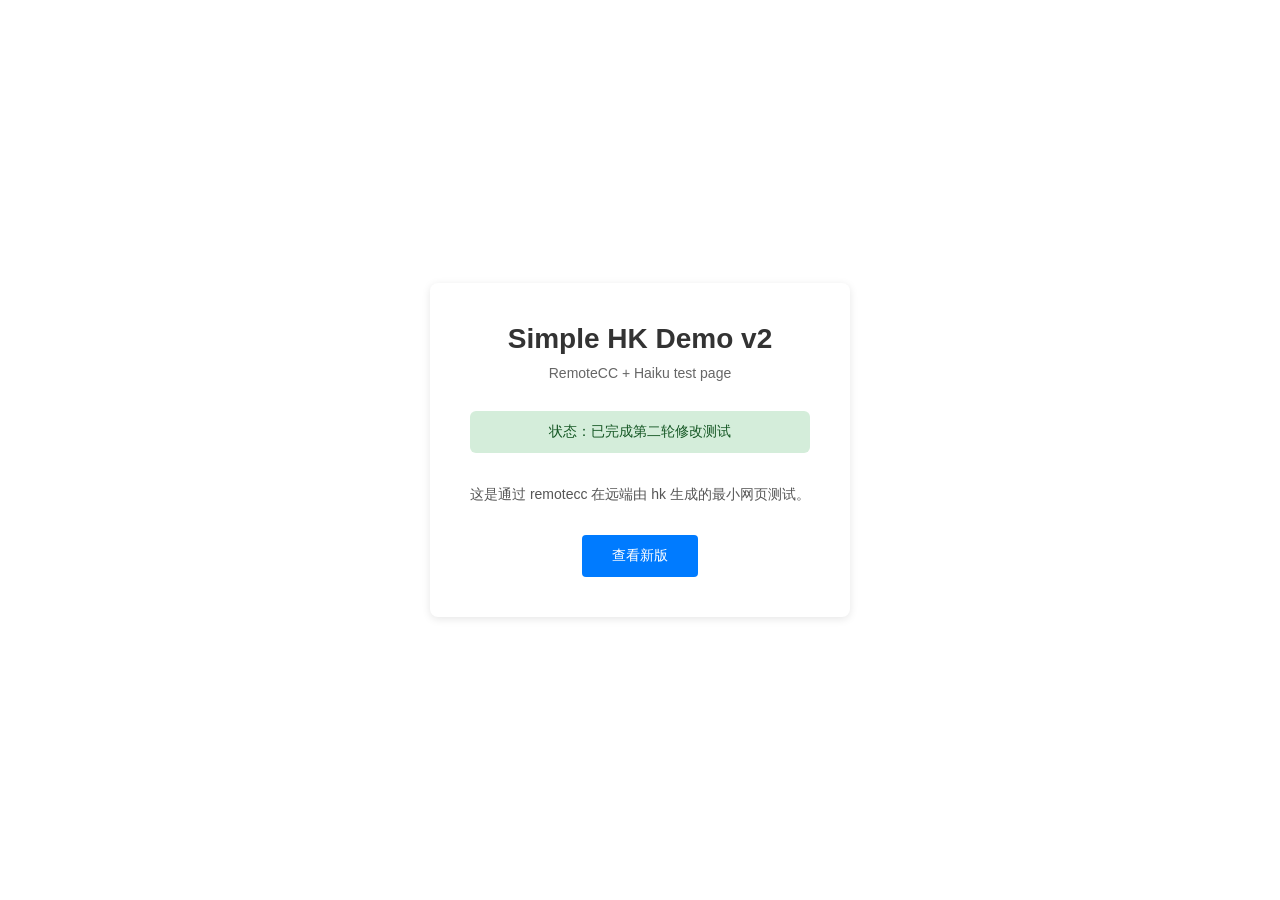
<file: demo/hk-simple-page/index.html>
<!DOCTYPE html>
<html lang="zh-CN">
<head>
    <meta charset="UTF-8">
    <meta name="viewport" content="width=device-width, initial-scale=1.0">
    <title>Simple HK Demo v2</title>
    <style>
        * {
            margin: 0;
            padding: 0;
            box-sizing: border-box;
        }

        body {
            background-color: #ffffff;
            font-family: -apple-system, BlinkMacSystemFont, 'Segoe UI', Roboto, 'Helvetica Neue', Arial, sans-serif;
            display: flex;
            justify-content: center;
            align-items: center;
            min-height: 100vh;
            padding: 20px;
            color: #333333;
        }

        .card {
            background: #ffffff;
            border-radius: 8px;
            box-shadow: 0 2px 8px rgba(0, 0, 0, 0.1);
            padding: 40px;
            max-width: 500px;
            text-align: center;
        }

        h1 {
            font-size: 28px;
            margin-bottom: 10px;
            color: #333333;
        }

        .subtitle {
            font-size: 14px;
            color: #666666;
            margin-bottom: 30px;
        }

        .status {
            background-color: #d4edda;
            color: #155724;
            padding: 12px 16px;
            border-radius: 6px;
            font-size: 14px;
            margin-bottom: 30px;
        }

        .description {
            font-size: 14px;
            line-height: 1.6;
            color: #555555;
            margin-bottom: 30px;
        }

        button {
            background-color: #007bff;
            color: white;
            border: none;
            padding: 12px 30px;
            font-size: 14px;
            border-radius: 4px;
            cursor: pointer;
            transition: background-color 0.3s;
        }

        button:hover {
            background-color: #0056b3;
        }
    </style>
</head>
<body>
    <div class="card">
        <h1>Simple HK Demo v2</h1>
        <p class="subtitle">RemoteCC + Haiku test page</p>
        <p class="status">状态：已完成第二轮修改测试</p>
        <p class="description">这是通过 remotecc 在远端由 hk 生成的最小网页测试。</p>
        <button>查看新版</button>
    </div>
</body>
</html>
</file>
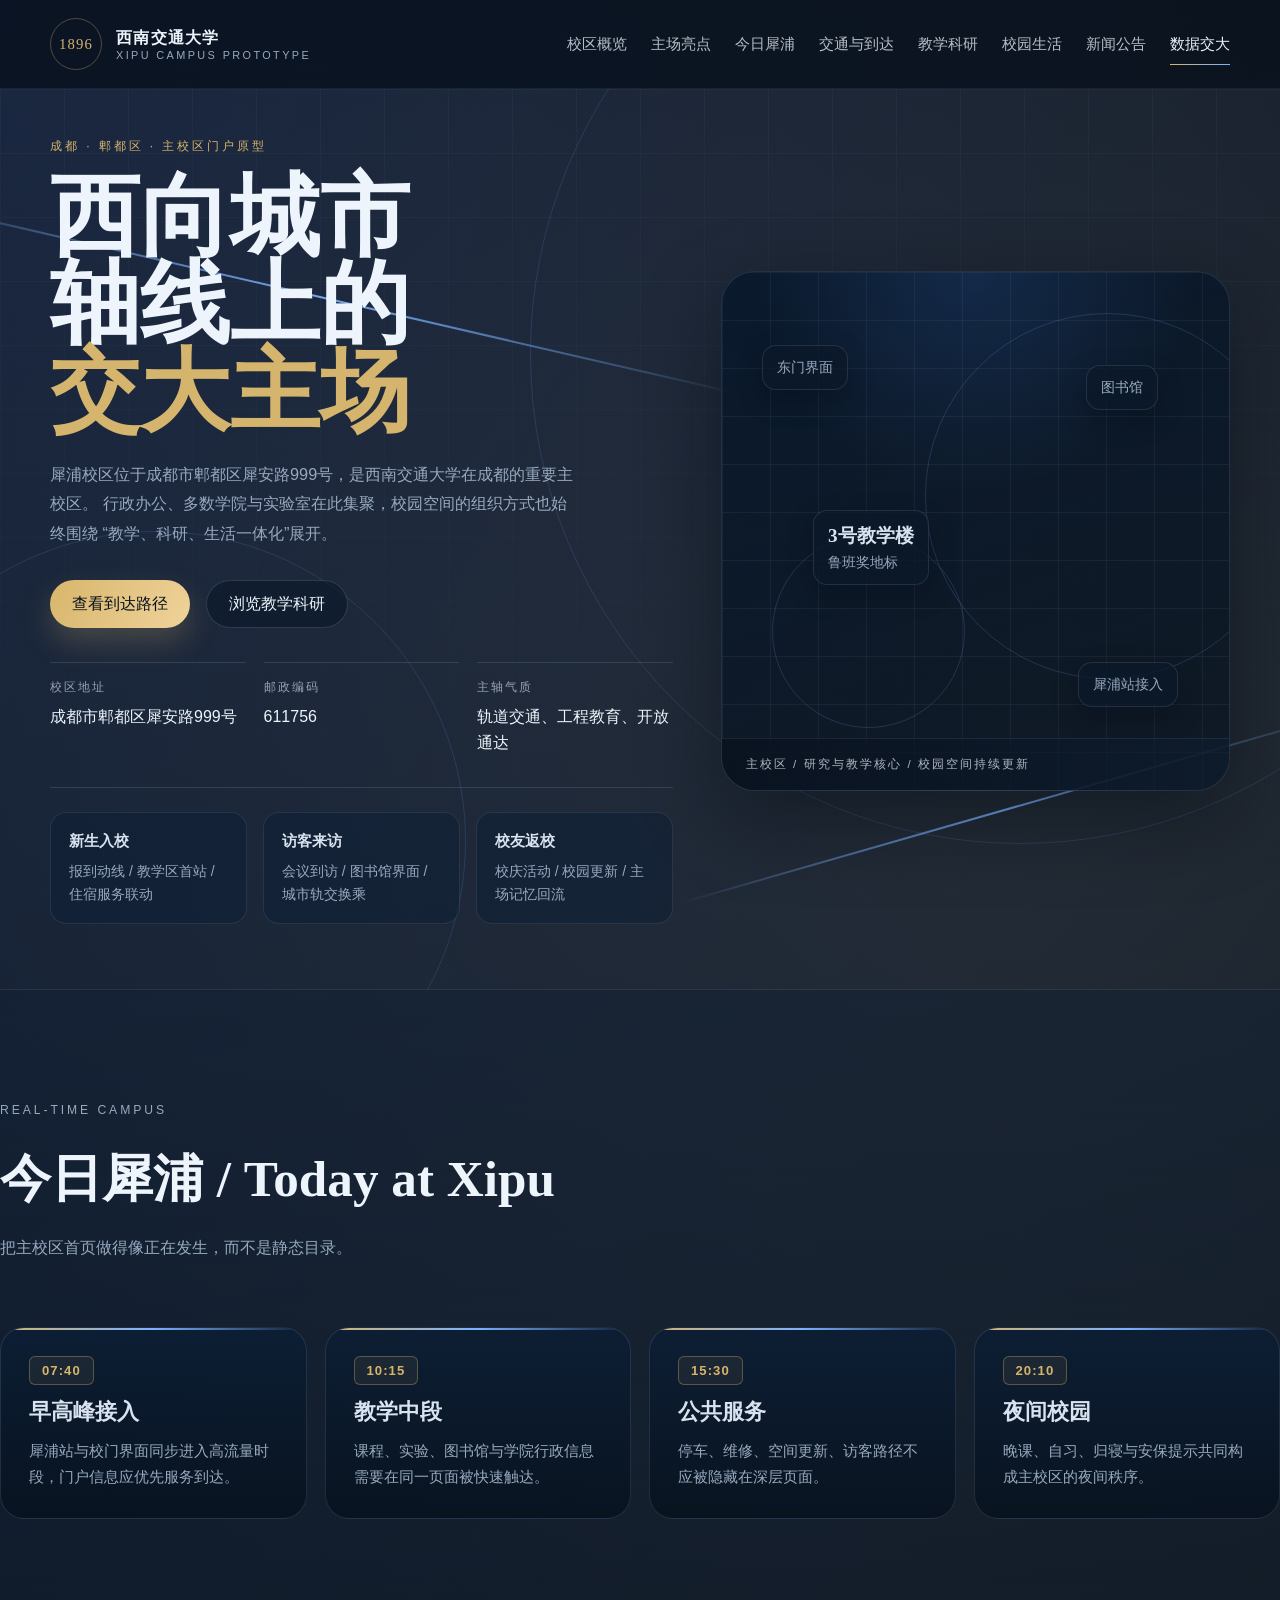
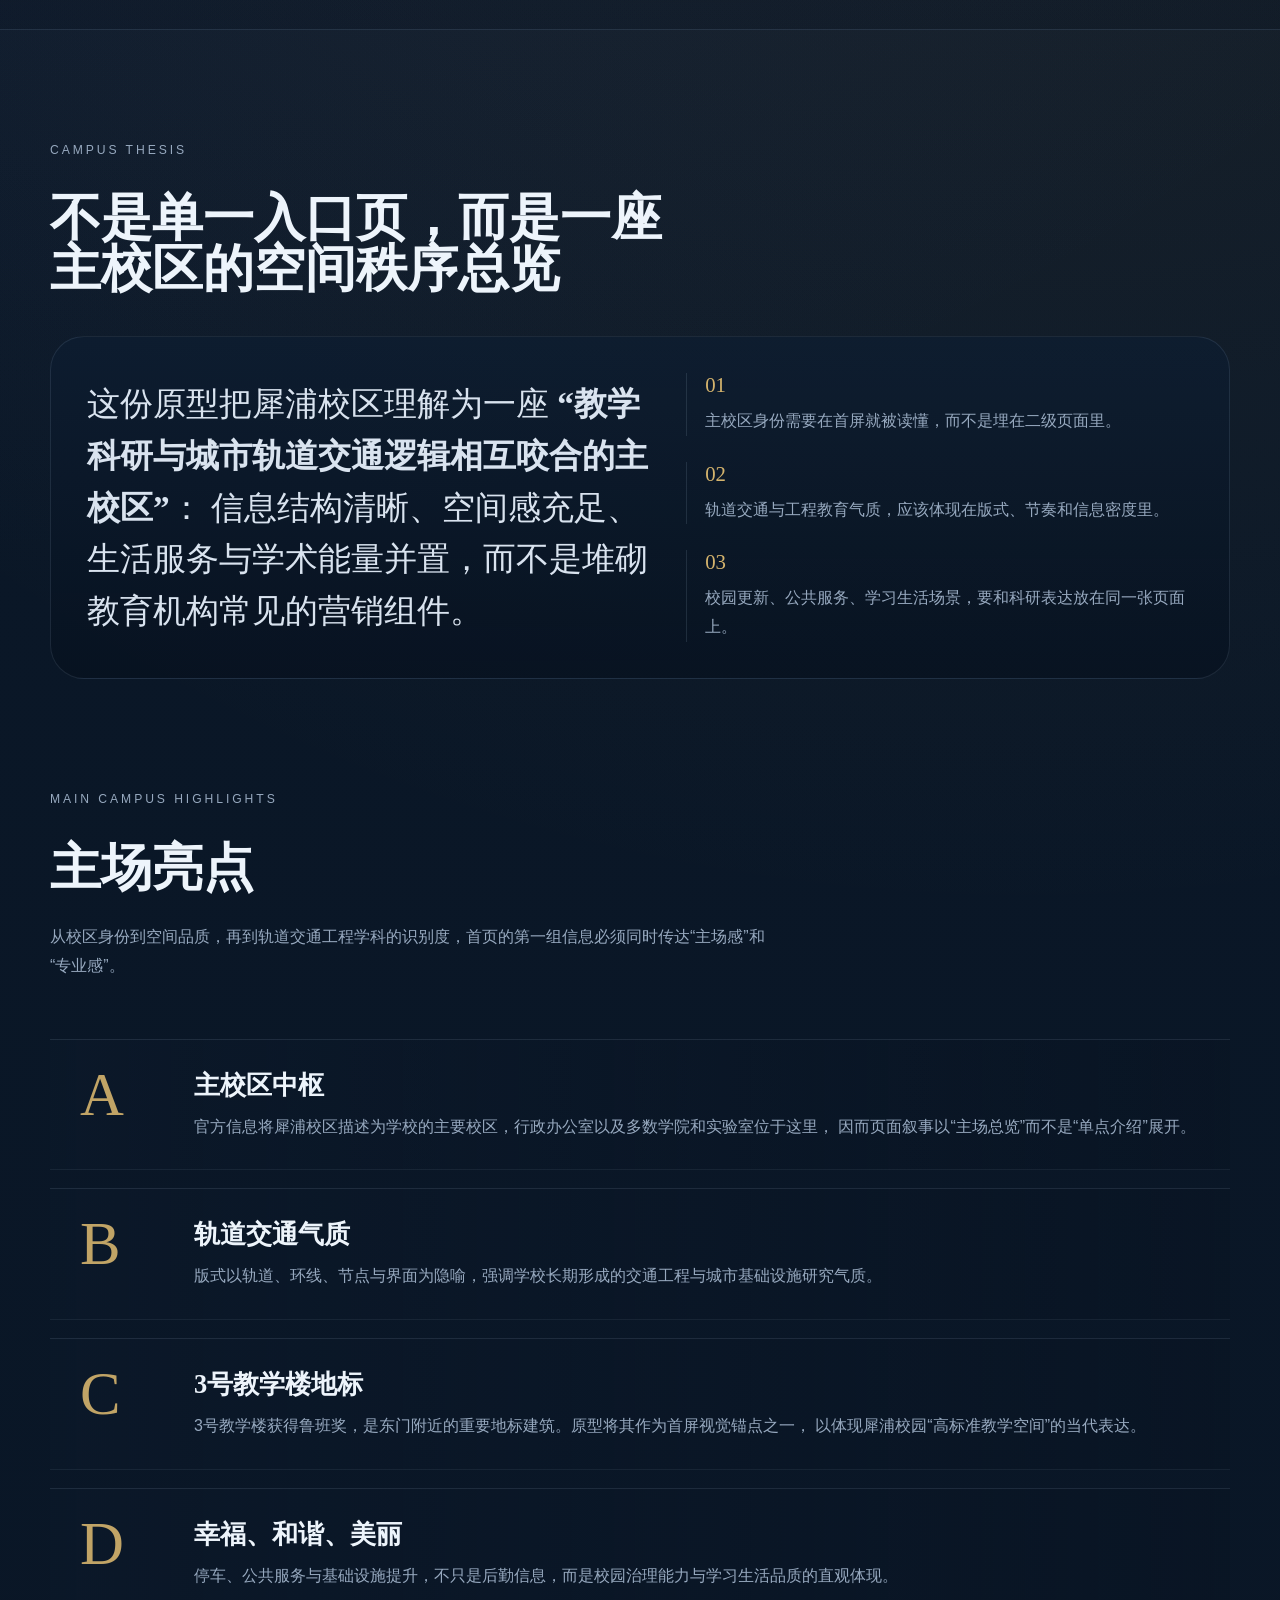
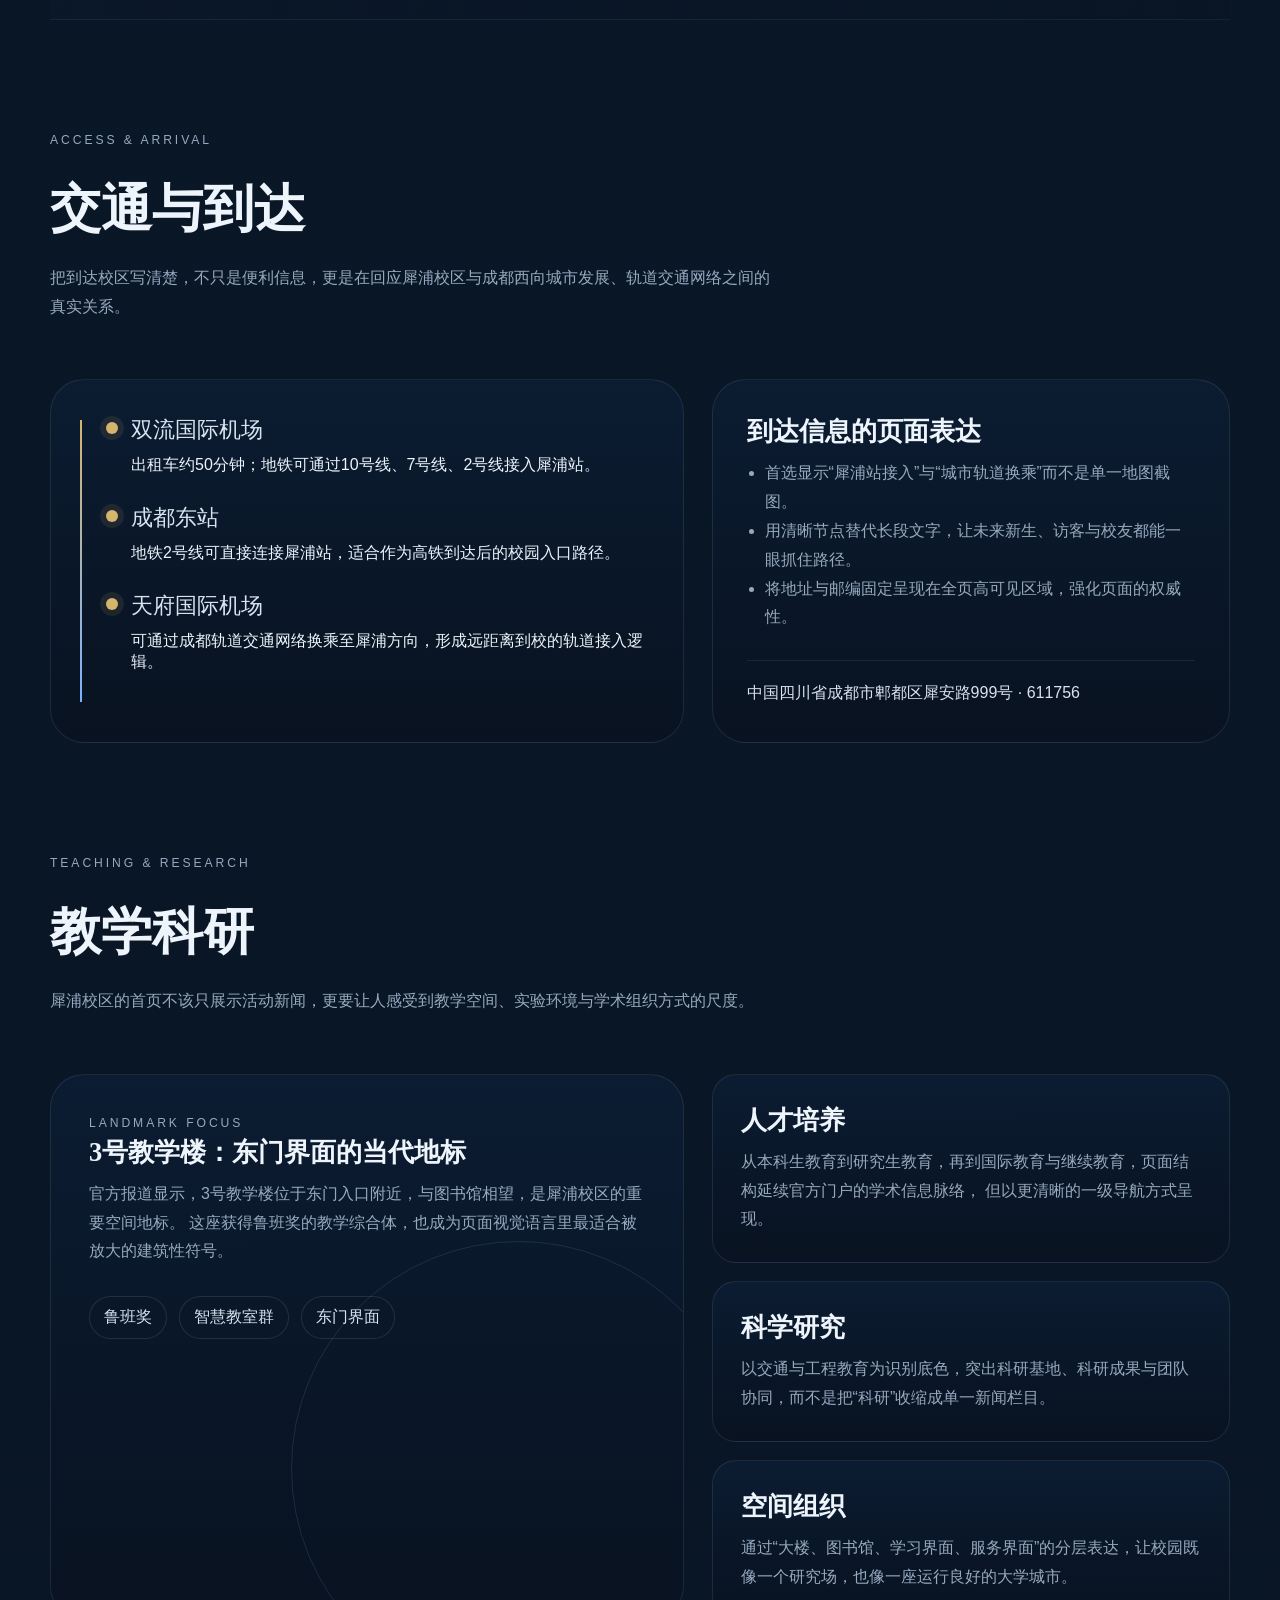
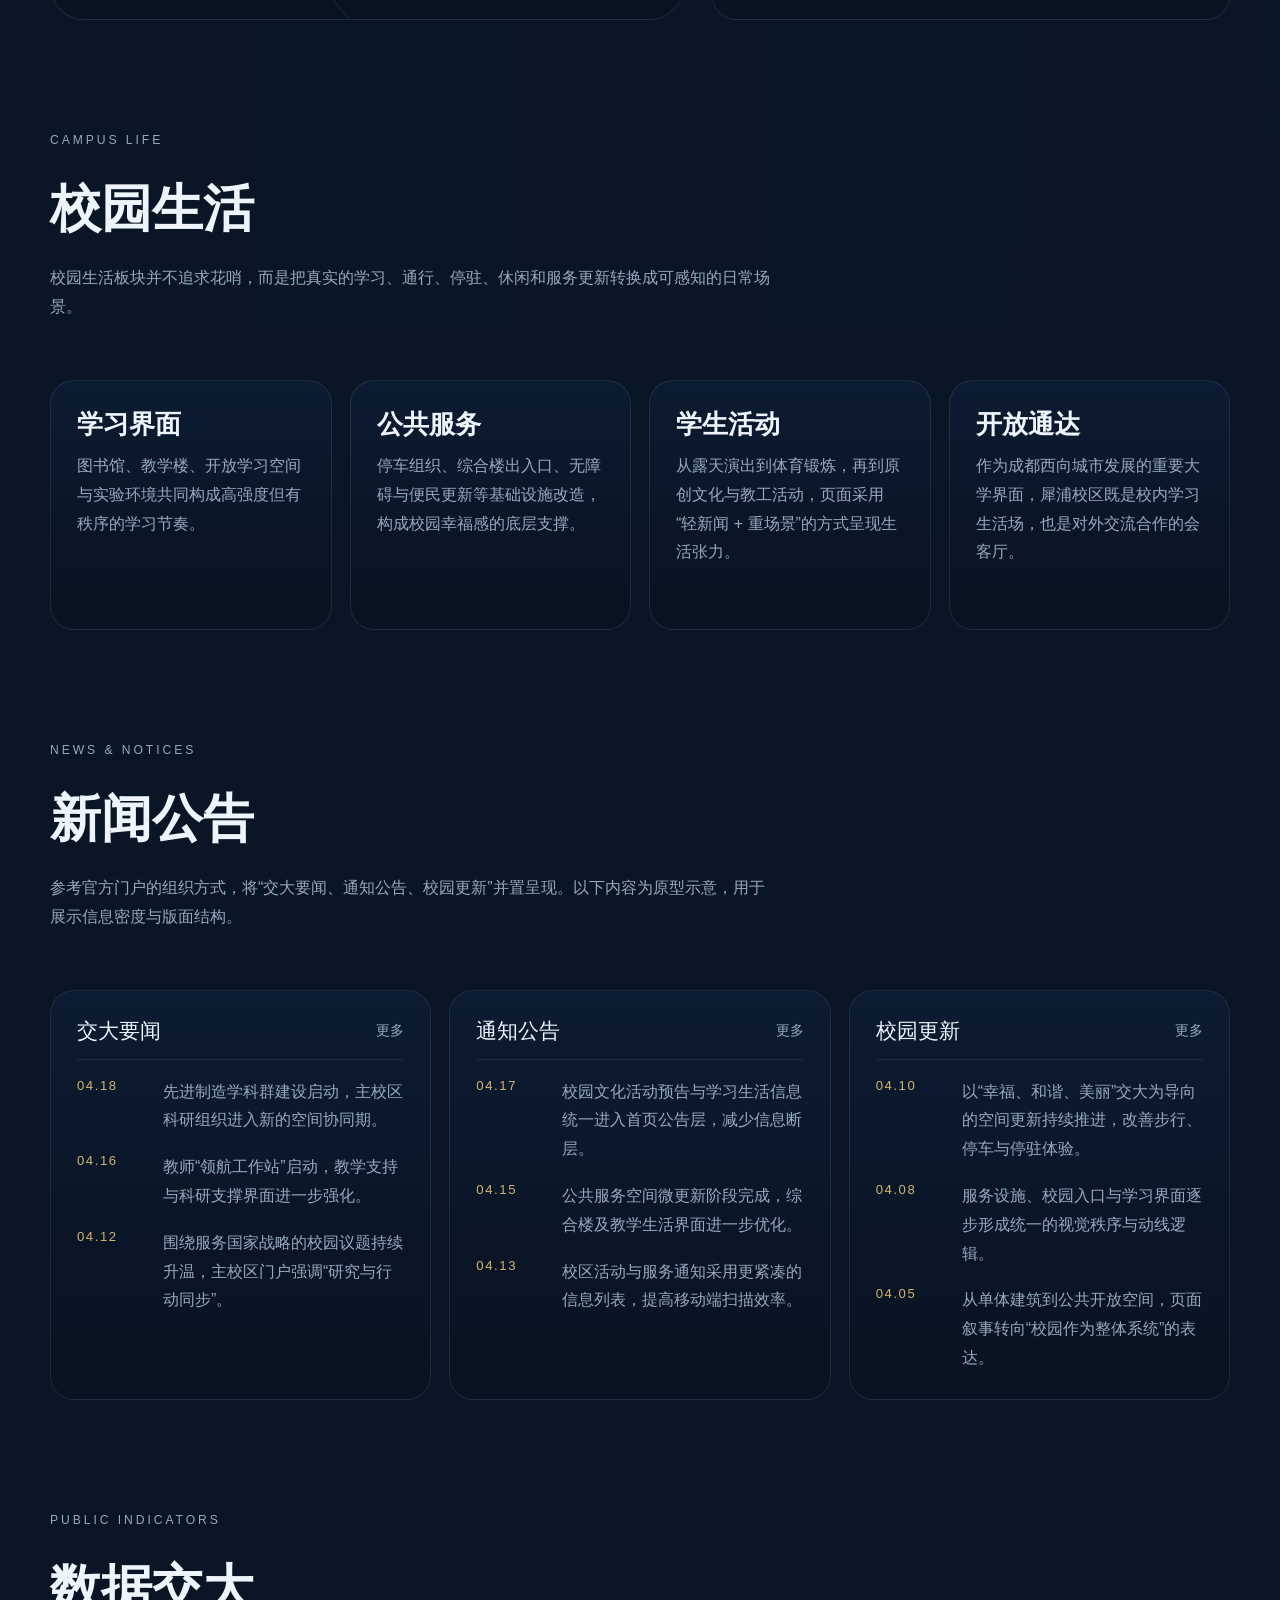
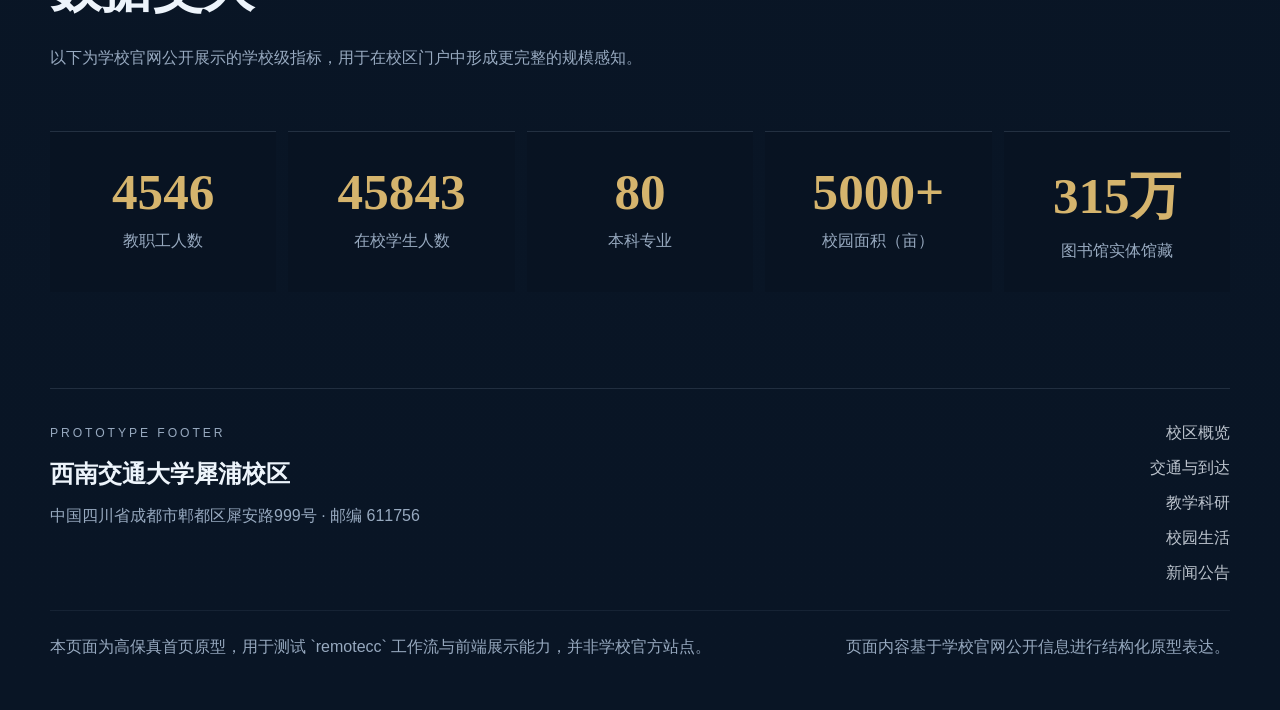
<file: demo/xipu-campus/index.html>
<!doctype html>
<html lang="zh-CN">
  <head>
    <meta charset="utf-8" />
    <meta name="viewport" content="width=device-width, initial-scale=1" />
    <title>西南交通大学犀浦校区首页原型</title>
    <meta
      name="description"
      content="面向西南交通大学犀浦校区的高保真首页原型，突出主校区定位、轨道交通气质、教学科研与校园生活。"
    />
    <link rel="stylesheet" href="./styles.css" />
    <script defer src="./app.js"></script>
  </head>
  <body>
    <div class="page-shell">
      <header class="site-header" id="top">
        <div class="brand-lockup">
          <span class="brand-mark">1896</span>
          <div class="brand-copy">
            <p class="brand-cn">西南交通大学</p>
            <p class="brand-en">XIPU CAMPUS PROTOTYPE</p>
          </div>
        </div>
        <button
          class="nav-toggle"
          id="navToggle"
          aria-expanded="false"
          aria-controls="siteNav"
          aria-label="切换导航"
        >
          <span></span>
          <span></span>
        </button>
        <nav class="site-nav" id="siteNav" aria-label="主导航">
          <a href="#overview" data-section="overview">校区概览</a>
          <a href="#highlights" data-section="highlights">主场亮点</a>
          <a href="#today" data-section="today">今日犀浦</a>
          <a href="#transport" data-section="transport">交通与到达</a>
          <a href="#academics" data-section="academics">教学科研</a>
          <a href="#living" data-section="living">校园生活</a>
          <a href="#news" data-section="news">新闻公告</a>
          <a href="#metrics" data-section="metrics">数据交大</a>
        </nav>
      </header>

      <main>
        <section class="hero reveal-section" id="overview">
          <div class="hero-backdrop">
            <div class="hero-grid"></div>
            <div class="hero-orbit hero-orbit-a"></div>
            <div class="hero-orbit hero-orbit-b"></div>
            <div class="hero-track hero-track-a"></div>
            <div class="hero-track hero-track-b"></div>
          </div>

          <div class="hero-inner">
            <div class="hero-copy">
              <p class="eyebrow">成都 · 郫都区 · 主校区门户原型</p>
              <h1>
                西向城市轴线上的
                <span>交大主场</span>
              </h1>
              <p class="hero-lead">
                犀浦校区位于成都市郫都区犀安路999号，是西南交通大学在成都的重要主校区。
                行政办公、多数学院与实验室在此集聚，校园空间的组织方式也始终围绕
                “教学、科研、生活一体化”展开。
              </p>

              <div class="hero-actions">
                <a class="button button-primary" href="#transport">查看到达路径</a>
                <a class="button button-secondary" href="#academics">浏览教学科研</a>
              </div>

              <dl class="hero-facts">
                <div>
                  <dt>校区地址</dt>
                  <dd>成都市郫都区犀安路999号</dd>
                </div>
                <div>
                  <dt>邮政编码</dt>
                  <dd>611756</dd>
                </div>
                <div>
                  <dt>主轴气质</dt>
                  <dd>轨道交通、工程教育、开放通达</dd>
                </div>
              </dl>

              <div class="hero-signal-strip">
                <article>
                  <h4>新生入校</h4>
                  <p>报到动线 / 教学区首站 / 住宿服务联动</p>
                </article>
                <article>
                  <h4>访客来访</h4>
                  <p>会议到访 / 图书馆界面 / 城市轨交换乘</p>
                </article>
                <article>
                  <h4>校友返校</h4>
                  <p>校庆活动 / 校园更新 / 主场记忆回流</p>
                </article>
              </div>
            </div>

            <div class="hero-visual" aria-hidden="true">
              <div class="campus-plane">
                <div class="plane-ring plane-ring-large"></div>
                <div class="plane-ring plane-ring-small"></div>
                <div class="plane-grid"></div>
                <div class="plane-node node-east-gate">
                  <span>东门界面</span>
                </div>
                <div class="plane-node node-library">
                  <span>图书馆</span>
                </div>
                <div class="plane-node node-building-three">
                  <strong>3号教学楼</strong>
                  <em>鲁班奖地标</em>
                </div>
                <div class="plane-node node-xipu-station">
                  <span>犀浦站接入</span>
                </div>
                <div class="plane-ribbon">
                  主校区 / 研究与教学核心 / 校园空间持续更新
                </div>
              </div>
            </div>
          </div>
        </section>

        <section class="reveal-section today-band" id="today">
          <div class="section-header compact">
            <p class="section-kicker">Real-Time Campus</p>
            <h2>今日犀浦 / Today at Xipu</h2>
            <p>把主校区首页做得像正在发生，而不是静态目录。</p>
          </div>

          <div class="today-cards">
            <article class="today-card">
              <span class="card-time">07:40</span>
              <h3>早高峰接入</h3>
              <p>犀浦站与校门界面同步进入高流量时段，门户信息应优先服务到达。</p>
            </article>
            <article class="today-card">
              <span class="card-time">10:15</span>
              <h3>教学中段</h3>
              <p>课程、实验、图书馆与学院行政信息需要在同一页面被快速触达。</p>
            </article>
            <article class="today-card">
              <span class="card-time">15:30</span>
              <h3>公共服务</h3>
              <p>停车、维修、空间更新、访客路径不应被隐藏在深层页面。</p>
            </article>
            <article class="today-card">
              <span class="card-time">20:10</span>
              <h3>夜间校园</h3>
              <p>晚课、自习、归寝与安保提示共同构成主校区的夜间秩序。</p>
            </article>
          </div>
        </section>

        <section class="campus-thesis reveal-section">
          <div class="section-header compact">
            <p class="section-kicker">Campus Thesis</p>
            <h2>不是单一入口页，而是一座主校区的空间秩序总览</h2>
          </div>
          <div class="thesis-layout">
            <article class="thesis-quote">
              <p>
                这份原型把犀浦校区理解为一座
                <strong>“教学科研与城市轨道交通逻辑相互咬合的主校区”</strong>：
                信息结构清晰、空间感充足、生活服务与学术能量并置，而不是堆砌教育机构常见的营销组件。
              </p>
            </article>
            <div class="thesis-stream">
              <div>
                <span class="stream-index">01</span>
                <p>主校区身份需要在首屏就被读懂，而不是埋在二级页面里。</p>
              </div>
              <div>
                <span class="stream-index">02</span>
                <p>轨道交通与工程教育气质，应该体现在版式、节奏和信息密度里。</p>
              </div>
              <div>
                <span class="stream-index">03</span>
                <p>校园更新、公共服务、学习生活场景，要和科研表达放在同一张页面上。</p>
              </div>
            </div>
          </div>
        </section>

        <section class="highlights reveal-section" id="highlights">
          <div class="section-header">
            <p class="section-kicker">Main Campus Highlights</p>
            <h2>主场亮点</h2>
            <p>
              从校区身份到空间品质，再到轨道交通工程学科的识别度，首页的第一组信息必须同时传达“主场感”和“专业感”。
            </p>
          </div>

          <div class="highlight-grid">
            <article class="highlight-band">
              <span class="highlight-number">A</span>
              <div>
                <h3>主校区中枢</h3>
                <p>
                  官方信息将犀浦校区描述为学校的主要校区，行政办公室以及多数学院和实验室位于这里，
                  因而页面叙事以“主场总览”而不是“单点介绍”展开。
                </p>
              </div>
            </article>

            <article class="highlight-band">
              <span class="highlight-number">B</span>
              <div>
                <h3>轨道交通气质</h3>
                <p>
                  版式以轨道、环线、节点与界面为隐喻，强调学校长期形成的交通工程与城市基础设施研究气质。
                </p>
              </div>
            </article>

            <article class="highlight-band">
              <span class="highlight-number">C</span>
              <div>
                <h3>3号教学楼地标</h3>
                <p>
                  3号教学楼获得鲁班奖，是东门附近的重要地标建筑。原型将其作为首屏视觉锚点之一，
                  以体现犀浦校园“高标准教学空间”的当代表达。
                </p>
              </div>
            </article>

            <article class="highlight-band">
              <span class="highlight-number">D</span>
              <div>
                <h3>幸福、和谐、美丽</h3>
                <p>
                  停车、公共服务与基础设施提升，不只是后勤信息，而是校园治理能力与学习生活品质的直观体现。
                </p>
              </div>
            </article>
          </div>
        </section>

        <section class="transport reveal-section" id="transport">
          <div class="section-header">
            <p class="section-kicker">Access & Arrival</p>
            <h2>交通与到达</h2>
            <p>
              把到达校区写清楚，不只是便利信息，更是在回应犀浦校区与成都西向城市发展、轨道交通网络之间的真实关系。
            </p>
          </div>

          <div class="transport-layout">
            <div class="transport-rail">
              <div class="rail-stop">
                <span class="rail-label">双流国际机场</span>
                <p>出租车约50分钟；地铁可通过10号线、7号线、2号线接入犀浦站。</p>
              </div>
              <div class="rail-stop">
                <span class="rail-label">成都东站</span>
                <p>地铁2号线可直接连接犀浦站，适合作为高铁到达后的校园入口路径。</p>
              </div>
              <div class="rail-stop">
                <span class="rail-label">天府国际机场</span>
                <p>可通过成都轨道交通网络换乘至犀浦方向，形成远距离到校的轨道接入逻辑。</p>
              </div>
            </div>

            <div class="transport-panel">
              <h3>到达信息的页面表达</h3>
              <ul>
                <li>首选显示“犀浦站接入”与“城市轨道换乘”而不是单一地图截图。</li>
                <li>用清晰节点替代长段文字，让未来新生、访客与校友都能一眼抓住路径。</li>
                <li>将地址与邮编固定呈现在全页高可见区域，强化页面的权威性。</li>
              </ul>
              <p class="transport-address">
                中国四川省成都市郫都区犀安路999号 · 611756
              </p>
            </div>
          </div>
        </section>

        <section class="academics reveal-section" id="academics">
          <div class="section-header">
            <p class="section-kicker">Teaching & Research</p>
            <h2>教学科研</h2>
            <p>
              犀浦校区的首页不该只展示活动新闻，更要让人感受到教学空间、实验环境与学术组织方式的尺度。
            </p>
          </div>

          <div class="academics-layout">
            <article class="landmark-panel">
              <p class="panel-tag">Landmark Focus</p>
              <h3>3号教学楼：东门界面的当代地标</h3>
              <p>
                官方报道显示，3号教学楼位于东门入口附近，与图书馆相望，是犀浦校区的重要空间地标。
                这座获得鲁班奖的教学综合体，也成为页面视觉语言里最适合被放大的建筑性符号。
              </p>
              <div class="landmark-metrics">
                <span>鲁班奖</span>
                <span>智慧教室群</span>
                <span>东门界面</span>
              </div>
            </article>

            <div class="academic-columns">
              <article>
                <h3>人才培养</h3>
                <p>
                  从本科生教育到研究生教育，再到国际教育与继续教育，页面结构延续官方门户的学术信息脉络，
                  但以更清晰的一级导航方式呈现。
                </p>
              </article>
              <article>
                <h3>科学研究</h3>
                <p>
                  以交通与工程教育为识别底色，突出科研基地、科研成果与团队协同，而不是把“科研”收缩成单一新闻栏目。
                </p>
              </article>
              <article>
                <h3>空间组织</h3>
                <p>
                  通过“大楼、图书馆、学习界面、服务界面”的分层表达，让校园既像一个研究场，也像一座运行良好的大学城市。
                </p>
              </article>
            </div>
          </div>
        </section>

        <section class="living reveal-section" id="living">
          <div class="section-header">
            <p class="section-kicker">Campus Life</p>
            <h2>校园生活</h2>
            <p>
              校园生活板块并不追求花哨，而是把真实的学习、通行、停驻、休闲和服务更新转换成可感知的日常场景。
            </p>
          </div>

          <div class="living-grid">
            <article>
              <h3>学习界面</h3>
              <p>图书馆、教学楼、开放学习空间与实验环境共同构成高强度但有秩序的学习节奏。</p>
            </article>
            <article>
              <h3>公共服务</h3>
              <p>停车组织、综合楼出入口、无障碍与便民更新等基础设施改造，构成校园幸福感的底层支撑。</p>
            </article>
            <article>
              <h3>学生活动</h3>
              <p>从露天演出到体育锻炼，再到原创文化与教工活动，页面采用“轻新闻 + 重场景”的方式呈现生活张力。</p>
            </article>
            <article>
              <h3>开放通达</h3>
              <p>作为成都西向城市发展的重要大学界面，犀浦校区既是校内学习生活场，也是对外交流合作的会客厅。</p>
            </article>
          </div>
        </section>

        <section class="news reveal-section" id="news">
          <div class="section-header">
            <p class="section-kicker">News & Notices</p>
            <h2>新闻公告</h2>
            <p>
              参考官方门户的组织方式，将“交大要闻、通知公告、校园更新”并置呈现。以下内容为原型示意，用于展示信息密度与版面结构。
            </p>
          </div>

          <div class="news-board">
            <article>
              <header>
                <span>交大要闻</span>
                <a href="#top">更多</a>
              </header>
              <ul>
                <li>
                  <time datetime="2026-04-18">04.18</time>
                  <p>先进制造学科群建设启动，主校区科研组织进入新的空间协同期。</p>
                </li>
                <li>
                  <time datetime="2026-04-16">04.16</time>
                  <p>教师“领航工作站”启动，教学支持与科研支撑界面进一步强化。</p>
                </li>
                <li>
                  <time datetime="2026-04-12">04.12</time>
                  <p>围绕服务国家战略的校园议题持续升温，主校区门户强调“研究与行动同步”。</p>
                </li>
              </ul>
            </article>

            <article>
              <header>
                <span>通知公告</span>
                <a href="#top">更多</a>
              </header>
              <ul>
                <li>
                  <time datetime="2026-04-17">04.17</time>
                  <p>校园文化活动预告与学习生活信息统一进入首页公告层，减少信息断层。</p>
                </li>
                <li>
                  <time datetime="2026-04-15">04.15</time>
                  <p>公共服务空间微更新阶段完成，综合楼及教学生活界面进一步优化。</p>
                </li>
                <li>
                  <time datetime="2026-04-13">04.13</time>
                  <p>校区活动与服务通知采用更紧凑的信息列表，提高移动端扫描效率。</p>
                </li>
              </ul>
            </article>

            <article>
              <header>
                <span>校园更新</span>
                <a href="#top">更多</a>
              </header>
              <ul>
                <li>
                  <time datetime="2026-04-10">04.10</time>
                  <p>以“幸福、和谐、美丽”交大为导向的空间更新持续推进，改善步行、停车与停驻体验。</p>
                </li>
                <li>
                  <time datetime="2026-04-08">04.08</time>
                  <p>服务设施、校园入口与学习界面逐步形成统一的视觉秩序与动线逻辑。</p>
                </li>
                <li>
                  <time datetime="2026-04-05">04.05</time>
                  <p>从单体建筑到公共开放空间，页面叙事转向“校园作为整体系统”的表达。</p>
                </li>
              </ul>
            </article>
          </div>
        </section>

        <section class="metrics reveal-section" id="metrics">
          <div class="section-header compact">
            <p class="section-kicker">Public Indicators</p>
            <h2>数据交大</h2>
            <p>以下为学校官网公开展示的学校级指标，用于在校区门户中形成更完整的规模感知。</p>
          </div>

          <div class="metrics-strip">
            <article>
              <strong>4546</strong>
              <span>教职工人数</span>
            </article>
            <article>
              <strong>45843</strong>
              <span>在校学生人数</span>
            </article>
            <article>
              <strong>80</strong>
              <span>本科专业</span>
            </article>
            <article>
              <strong>5000+</strong>
              <span>校园面积（亩）</span>
            </article>
            <article>
              <strong>315万</strong>
              <span>图书馆实体馆藏</span>
            </article>
          </div>
        </section>
      </main>

      <footer class="site-footer">
        <div class="footer-main">
          <div>
            <p class="footer-eyebrow">Prototype Footer</p>
            <h2>西南交通大学犀浦校区</h2>
            <p>
              中国四川省成都市郫都区犀安路999号 · 邮编 611756
            </p>
          </div>
          <div class="footer-links">
            <a href="#overview">校区概览</a>
            <a href="#transport">交通与到达</a>
            <a href="#academics">教学科研</a>
            <a href="#living">校园生活</a>
            <a href="#news">新闻公告</a>
          </div>
        </div>
        <div class="footer-meta">
          <p>本页面为高保真首页原型，用于测试 `remotecc` 工作流与前端展示能力，并非学校官方站点。</p>
          <p>页面内容基于学校官网公开信息进行结构化原型表达。</p>
        </div>
      </footer>
    </div>
  </body>
</html>
</file>
<file: demo/xipu-campus/styles.css>
:root {
  --bg: #07111f;
  --panel: #0d1d31;
  --panel-soft: rgba(12, 30, 53, 0.72);
  --ink: #edf4fb;
  --muted: #97a9bf;
  --line: rgba(173, 196, 221, 0.16);
  --line-strong: rgba(173, 196, 221, 0.34);
  --blue: #4d8dff;
  --blue-soft: #7bb1ff;
  --gold: #d5b46d;
  --silver: #d9e3ef;
  --shadow: 0 28px 80px rgba(3, 8, 17, 0.44);
  --radius-xl: 34px;
  --radius-lg: 24px;
  --radius-md: 16px;
  --content: min(1180px, calc(100vw - 48px));
  --display: "Noto Serif SC", "Songti SC", "STSong", "Source Han Serif SC",
    serif;
  --ui: "PingFang SC", "Hiragino Sans GB", "Microsoft YaHei", "Segoe UI",
    sans-serif;
}

*,
*::before,
*::after {
  box-sizing: border-box;
}

html {
  scroll-behavior: smooth;
}

body {
  margin: 0;
  min-width: 320px;
  background:
    radial-gradient(circle at top left, rgba(67, 108, 214, 0.18), transparent 30%),
    radial-gradient(circle at 80% 10%, rgba(213, 180, 109, 0.12), transparent 28%),
    linear-gradient(180deg, #08111c 0%, #0a1727 28%, #091525 100%);
  color: var(--ink);
  font-family: var(--ui);
}

a {
  color: inherit;
  text-decoration: none;
}

button {
  font: inherit;
}

.page-shell {
  overflow: clip;
}

.site-header {
  position: sticky;
  top: 0;
  z-index: 40;
  width: 100%;
  padding: 18px max(24px, calc((100vw - var(--content)) / 2));
  display: flex;
  align-items: center;
  justify-content: space-between;
  gap: 24px;
  background: rgba(6, 15, 26, 0.72);
  border-bottom: 1px solid rgba(174, 197, 221, 0.08);
  backdrop-filter: blur(22px);
}

.brand-lockup {
  display: flex;
  align-items: center;
  gap: 14px;
}

.brand-mark {
  display: inline-flex;
  align-items: center;
  justify-content: center;
  width: 52px;
  height: 52px;
  border: 1px solid rgba(213, 180, 109, 0.34);
  border-radius: 50%;
  color: var(--gold);
  font-family: var(--display);
  font-size: 0.92rem;
  letter-spacing: 0.08em;
}

.brand-copy p {
  margin: 0;
}

.brand-cn {
  font-size: 1rem;
  font-weight: 600;
  letter-spacing: 0.08em;
}

.brand-en {
  margin-top: 4px;
  color: var(--muted);
  font-size: 0.68rem;
  letter-spacing: 0.22em;
  text-transform: uppercase;
}

.site-nav {
  display: flex;
  align-items: center;
  gap: 24px;
}

.site-nav a {
  position: relative;
  padding: 8px 0;
  color: rgba(237, 244, 251, 0.76);
  font-size: 0.94rem;
}

.site-nav a::after {
  content: "";
  position: absolute;
  left: 0;
  bottom: -3px;
  width: 100%;
  height: 1px;
  transform: scaleX(0);
  transform-origin: left;
  background: linear-gradient(90deg, var(--gold), var(--blue-soft));
  transition: transform 220ms ease;
}

.site-nav a:hover,
.site-nav a.is-active {
  color: var(--ink);
}

.site-nav a:hover::after,
.site-nav a.is-active::after {
  transform: scaleX(1);
}

.nav-toggle {
  display: none;
  width: 48px;
  height: 48px;
  border: 1px solid rgba(173, 196, 221, 0.18);
  border-radius: 50%;
  background: rgba(12, 30, 53, 0.62);
  color: var(--ink);
}

.nav-toggle span {
  display: block;
  width: 18px;
  height: 1.5px;
  margin: 5px auto;
  background: currentColor;
  transition: transform 200ms ease, opacity 200ms ease;
}

.nav-toggle.is-open span:first-child {
  transform: translateY(6px) rotate(45deg);
}

.nav-toggle.is-open span:last-child {
  transform: translateY(-6px) rotate(-45deg);
}

.hero {
  position: relative;
  min-height: 100svh;
  display: grid;
  align-items: center;
  padding: 48px 0 64px;
}

.hero-backdrop,
.hero-grid,
.plane-grid {
  position: absolute;
  inset: 0;
}

.hero-backdrop {
  overflow: hidden;
}

.hero-grid {
  background-image:
    linear-gradient(rgba(120, 149, 183, 0.07) 1px, transparent 1px),
    linear-gradient(90deg, rgba(120, 149, 183, 0.07) 1px, transparent 1px);
  background-size: 64px 64px;
  mask-image: linear-gradient(180deg, rgba(0, 0, 0, 0.9), transparent 92%);
}

.hero-orbit,
.hero-track {
  position: absolute;
  border: 1px solid rgba(110, 156, 255, 0.17);
  border-radius: 999px;
}

.hero-orbit-a {
  width: min(90vw, 980px);
  height: min(90vw, 980px);
  right: -18vw;
  top: -25%;
}

.hero-orbit-b {
  width: min(58vw, 620px);
  height: min(58vw, 620px);
  left: -12vw;
  bottom: -18%;
}

.hero-track-a,
.hero-track-b {
  height: 2px;
  background:
    linear-gradient(90deg, transparent, rgba(123, 177, 255, 0.92), transparent);
  border: 0;
}

.hero-track-a {
  top: 23%;
  left: -10%;
  width: 70%;
  transform: rotate(13deg);
}

.hero-track-b {
  bottom: 20%;
  right: -6%;
  width: 54%;
  transform: rotate(-16deg);
}

.hero-inner,
.campus-thesis,
.highlights,
.transport,
.academics,
.living,
.news,
.metrics,
.site-footer {
  width: var(--content);
  margin: 0 auto;
}

.hero-inner {
  position: relative;
  display: grid;
  grid-template-columns: minmax(0, 1.1fr) minmax(320px, 0.9fr);
  gap: 48px;
  align-items: center;
}

.eyebrow,
.section-kicker,
.panel-tag,
.footer-eyebrow {
  margin: 0 0 18px;
  color: var(--gold);
  font-size: 0.76rem;
  letter-spacing: 0.24em;
  text-transform: uppercase;
}

.hero h1,
.section-header h2,
.footer-main h2 {
  margin: 0;
  font-family: var(--display);
  line-height: 0.98;
  font-weight: 600;
}

.hero h1 {
  font-size: clamp(3.1rem, 7vw, 6.6rem);
  max-width: 10ch;
}

.hero h1 span {
  display: inline-block;
  color: var(--gold);
}

.hero-lead,
.section-header p,
.thesis-quote p,
.landmark-panel p,
.academic-columns p,
.living-grid p,
.news-board p,
.footer-main p,
.footer-meta p,
.transport-panel li,
.transport-address,
.thesis-stream p,
.highlight-band p {
  color: var(--muted);
  line-height: 1.8;
}

.hero-lead {
  max-width: 58ch;
  margin: 24px 0 0;
  font-size: 1.02rem;
}

.hero-actions {
  display: flex;
  flex-wrap: wrap;
  gap: 16px;
  margin-top: 32px;
}

.button {
  display: inline-flex;
  align-items: center;
  justify-content: center;
  min-height: 48px;
  padding: 0 22px;
  border-radius: 999px;
  transition: transform 200ms ease, border-color 200ms ease, background 200ms ease;
}

.button:hover {
  transform: translateY(-2px);
}

.button-primary {
  background: linear-gradient(120deg, #d7b66b 0%, #f0d39b 100%);
  color: #08111d;
  box-shadow: 0 14px 30px rgba(213, 180, 109, 0.24);
}

.button-secondary {
  border: 1px solid rgba(174, 197, 221, 0.18);
  background: rgba(10, 23, 39, 0.58);
}

.hero-facts {
  display: grid;
  grid-template-columns: repeat(3, minmax(0, 1fr));
  gap: 18px;
  margin: 34px 0 0;
}

.hero-facts div {
  padding-top: 16px;
  border-top: 1px solid rgba(173, 196, 221, 0.16);
}

.hero-facts dt {
  margin-bottom: 8px;
  color: rgba(237, 244, 251, 0.6);
  font-size: 0.78rem;
  letter-spacing: 0.16em;
  text-transform: uppercase;
}

.hero-facts dd {
  margin: 0;
  line-height: 1.6;
}

.hero-signal-strip {
  display: grid;
  grid-template-columns: repeat(3, minmax(0, 1fr));
  gap: 16px;
  margin-top: 32px;
  padding-top: 24px;
  border-top: 1px solid rgba(173, 196, 221, 0.16);
}

.hero-signal-strip article {
  padding: 18px;
  border: 1px solid rgba(173, 196, 221, 0.12);
  border-radius: var(--radius-md);
  background: rgba(12, 30, 53, 0.48);
}

.hero-signal-strip h4 {
  margin: 0 0 8px;
  font-size: 0.95rem;
  font-weight: 600;
  color: var(--silver);
}

.hero-signal-strip p {
  margin: 0;
  color: var(--muted);
  font-size: 0.88rem;
  line-height: 1.6;
}

.hero-visual {
  position: relative;
  min-height: 520px;
}

.campus-plane {
  position: absolute;
  inset: 0;
  border: 1px solid rgba(173, 196, 221, 0.14);
  border-radius: var(--radius-xl);
  background:
    radial-gradient(circle at top, rgba(77, 141, 255, 0.14), transparent 38%),
    linear-gradient(160deg, rgba(8, 24, 43, 0.9), rgba(9, 19, 31, 0.72));
  box-shadow: var(--shadow);
  overflow: hidden;
}

.plane-grid {
  background-image:
    linear-gradient(rgba(141, 173, 212, 0.08) 1px, transparent 1px),
    linear-gradient(90deg, rgba(141, 173, 212, 0.08) 1px, transparent 1px);
  background-size: 48px 48px;
}

.plane-ring {
  position: absolute;
  border: 1px solid rgba(123, 177, 255, 0.18);
  border-radius: 50%;
}

.plane-ring-large {
  width: 72%;
  aspect-ratio: 1;
  right: -12%;
  top: 8%;
}

.plane-ring-small {
  width: 38%;
  aspect-ratio: 1;
  left: 10%;
  bottom: 12%;
}

.plane-node {
  position: absolute;
  display: grid;
  gap: 4px;
  padding: 12px 14px;
  max-width: 180px;
  border: 1px solid rgba(173, 196, 221, 0.14);
  border-radius: 14px;
  background: rgba(11, 24, 41, 0.76);
  box-shadow: 0 10px 26px rgba(2, 8, 17, 0.28);
}

.plane-node span,
.plane-node em {
  color: var(--muted);
  font-style: normal;
  font-size: 0.9rem;
}

.plane-node strong {
  font-family: var(--display);
  font-size: 1.2rem;
  color: var(--silver);
}

.node-east-gate {
  top: 14%;
  left: 8%;
}

.node-library {
  top: 18%;
  right: 14%;
}

.node-building-three {
  top: 46%;
  left: 18%;
}

.node-xipu-station {
  right: 10%;
  bottom: 16%;
}

.plane-ribbon {
  position: absolute;
  left: 0;
  right: 0;
  bottom: 0;
  padding: 18px 24px;
  border-top: 1px solid rgba(173, 196, 221, 0.1);
  background: linear-gradient(90deg, rgba(9, 18, 31, 0.9), rgba(13, 29, 49, 0.55));
  color: rgba(237, 244, 251, 0.72);
  letter-spacing: 0.18em;
  text-transform: uppercase;
  font-size: 0.72rem;
}

.today-band {
  padding: 110px 0;
  background: linear-gradient(180deg, rgba(13, 29, 49, 0.38), rgba(7, 17, 31, 0.24));
  border-top: 1px solid rgba(173, 196, 221, 0.12);
  border-bottom: 1px solid rgba(173, 196, 221, 0.12);
}

.today-band .section-header {
  margin-bottom: 48px;
}

.today-cards {
  display: grid;
  grid-template-columns: repeat(4, minmax(0, 1fr));
  gap: 18px;
}

.today-card {
  position: relative;
  padding: 28px;
  border: 1px solid rgba(173, 196, 221, 0.14);
  border-radius: var(--radius-lg);
  background: linear-gradient(180deg, rgba(12, 30, 53, 0.9), rgba(8, 18, 31, 0.9));
  overflow: hidden;
}

.today-card::before {
  content: "";
  position: absolute;
  top: 0;
  left: 0;
  right: 0;
  height: 2px;
  background: linear-gradient(90deg, var(--gold), var(--blue-soft), transparent);
}

.card-time {
  display: inline-block;
  margin-bottom: 12px;
  padding: 6px 12px;
  border: 1px solid rgba(213, 180, 109, 0.34);
  border-radius: 6px;
  background: rgba(213, 180, 109, 0.08);
  color: var(--gold);
  font-size: 0.82rem;
  font-weight: 600;
  letter-spacing: 0.08em;
}

.today-card h3 {
  margin: 0 0 12px;
  font-family: var(--display);
  font-size: 1.35rem;
  color: var(--silver);
}

.today-card p {
  margin: 0;
  color: var(--muted);
  font-size: 0.95rem;
  line-height: 1.7;
}

.campus-thesis,
.highlights,
.transport,
.academics,
.living,
.news,
.metrics {
  padding: 110px 0 0;
}

.section-header {
  display: grid;
  gap: 14px;
  margin-bottom: 42px;
  max-width: 720px;
}

.section-header h2 {
  font-size: clamp(2rem, 4vw, 3.7rem);
}

.section-header.compact {
  max-width: 640px;
}

.thesis-layout {
  display: grid;
  grid-template-columns: minmax(0, 1fr) minmax(320px, 0.9fr);
  gap: 36px;
  padding: 36px;
  border: 1px solid rgba(173, 196, 221, 0.12);
  border-radius: var(--radius-xl);
  background: linear-gradient(180deg, rgba(13, 29, 49, 0.76), rgba(7, 17, 31, 0.72));
}

.thesis-quote {
  display: flex;
  align-items: center;
}

.thesis-quote p {
  margin: 0;
  font-family: var(--display);
  color: var(--silver);
  font-size: clamp(1.35rem, 2.6vw, 2.2rem);
  line-height: 1.55;
}

.thesis-stream {
  display: grid;
  gap: 26px;
}

.thesis-stream div {
  padding-left: 18px;
  border-left: 1px solid rgba(173, 196, 221, 0.14);
}

.stream-index {
  display: inline-block;
  margin-bottom: 10px;
  color: var(--gold);
  font-family: var(--display);
  font-size: 1.3rem;
}

.thesis-stream p {
  margin: 0;
}

.highlight-grid {
  display: grid;
  gap: 18px;
}

.highlight-band {
  display: grid;
  grid-template-columns: 88px minmax(0, 1fr);
  gap: 26px;
  align-items: start;
  padding: 28px 30px;
  border-top: 1px solid rgba(173, 196, 221, 0.12);
  border-bottom: 1px solid rgba(173, 196, 221, 0.08);
  background:
    linear-gradient(90deg, rgba(11, 24, 41, 0.76), rgba(7, 17, 31, 0.32));
}

.highlight-band h3,
.transport-panel h3,
.landmark-panel h3,
.academic-columns h3,
.living-grid h3 {
  margin: 0 0 10px;
  font-family: var(--display);
  font-size: 1.65rem;
}

.highlight-number {
  color: rgba(213, 180, 109, 0.9);
  font-family: var(--display);
  font-size: clamp(2.2rem, 5vw, 3.8rem);
  line-height: 0.9;
}

.highlight-band p {
  margin: 0;
}

.transport-layout,
.academics-layout {
  display: grid;
  grid-template-columns: minmax(0, 1.1fr) minmax(320px, 0.9fr);
  gap: 28px;
}

.transport-rail,
.transport-panel,
.landmark-panel,
.academic-columns article,
.living-grid article,
.news-board article {
  border: 1px solid rgba(173, 196, 221, 0.12);
  background: linear-gradient(180deg, rgba(12, 30, 53, 0.78), rgba(8, 18, 31, 0.78));
}

.transport-rail,
.transport-panel,
.landmark-panel {
  border-radius: var(--radius-xl);
}

.transport-rail {
  position: relative;
  padding: 34px 34px 34px 62px;
}

.transport-rail::before {
  content: "";
  position: absolute;
  left: 29px;
  top: 40px;
  bottom: 40px;
  width: 2px;
  background: linear-gradient(180deg, var(--gold), var(--blue-soft));
}

.rail-stop {
  position: relative;
  padding: 0 0 26px 18px;
}

.rail-stop:last-child {
  padding-bottom: 0;
}

.rail-stop::before {
  content: "";
  position: absolute;
  left: -7px;
  top: 8px;
  width: 12px;
  height: 12px;
  border-radius: 50%;
  background: var(--gold);
  box-shadow: 0 0 0 6px rgba(213, 180, 109, 0.1);
}

.rail-label {
  display: inline-block;
  margin-bottom: 10px;
  font-family: var(--display);
  font-size: 1.4rem;
  color: var(--silver);
}

.rail-stop p,
.transport-panel ul,
.transport-address,
.landmark-panel p,
.academic-columns p,
.living-grid p,
.news-board p {
  margin: 0;
}

.transport-panel {
  padding: 34px;
}

.transport-panel ul {
  padding-left: 18px;
}

.transport-address {
  margin-top: 28px;
  padding-top: 18px;
  border-top: 1px solid rgba(173, 196, 221, 0.1);
  color: var(--silver);
}

.academics-layout {
  align-items: stretch;
}

.landmark-panel {
  position: relative;
  min-height: 460px;
  padding: 38px;
  overflow: hidden;
}

.landmark-panel::after {
  content: "";
  position: absolute;
  right: -10%;
  bottom: -14%;
  width: 72%;
  aspect-ratio: 1;
  border-radius: 50%;
  border: 1px solid rgba(123, 177, 255, 0.15);
}

.landmark-metrics {
  display: flex;
  flex-wrap: wrap;
  gap: 12px;
  margin-top: 30px;
}

.landmark-metrics span {
  display: inline-flex;
  align-items: center;
  padding: 10px 14px;
  border: 1px solid rgba(173, 196, 221, 0.14);
  border-radius: 999px;
  background: rgba(11, 24, 41, 0.48);
  color: var(--silver);
}

.academic-columns {
  display: grid;
  gap: 18px;
}

.academic-columns article {
  padding: 28px;
  border-radius: var(--radius-lg);
}

.living-grid {
  display: grid;
  grid-template-columns: repeat(4, minmax(0, 1fr));
  gap: 18px;
}

.living-grid article {
  min-height: 250px;
  padding: 26px;
  border-radius: var(--radius-lg);
}

.news-board {
  display: grid;
  grid-template-columns: repeat(3, minmax(0, 1fr));
  gap: 18px;
}

.news-board article {
  padding: 26px;
  border-radius: var(--radius-lg);
}

.news-board header {
  display: flex;
  align-items: center;
  justify-content: space-between;
  gap: 12px;
  margin-bottom: 18px;
  padding-bottom: 14px;
  border-bottom: 1px solid rgba(173, 196, 221, 0.1);
}

.news-board header span {
  font-family: var(--display);
  font-size: 1.3rem;
}

.news-board header a {
  color: var(--muted);
  font-size: 0.88rem;
}

.news-board ul {
  display: grid;
  gap: 18px;
  margin: 0;
  padding: 0;
  list-style: none;
}

.news-board li {
  display: grid;
  grid-template-columns: 72px minmax(0, 1fr);
  gap: 14px;
}

.news-board time {
  color: var(--gold);
  font-size: 0.82rem;
  letter-spacing: 0.12em;
}

.metrics-strip {
  display: grid;
  grid-template-columns: repeat(5, minmax(0, 1fr));
  gap: 12px;
}

.metrics-strip article {
  padding: 30px 18px;
  border-top: 1px solid rgba(173, 196, 221, 0.16);
  background: rgba(9, 19, 31, 0.52);
  text-align: center;
}

.metrics-strip strong {
  display: block;
  margin-bottom: 10px;
  font-family: var(--display);
  font-size: clamp(2rem, 4vw, 3.25rem);
  color: var(--gold);
}

.metrics-strip span {
  color: var(--muted);
}

.site-footer {
  padding: 96px 0 48px;
}

.footer-main {
  display: grid;
  grid-template-columns: minmax(0, 1fr) auto;
  gap: 40px;
  padding: 34px 0 26px;
  border-top: 1px solid rgba(173, 196, 221, 0.14);
}

.footer-links {
  display: grid;
  gap: 14px;
  text-align: right;
}

.footer-links a {
  color: rgba(237, 244, 251, 0.78);
}

.footer-meta {
  display: flex;
  justify-content: space-between;
  gap: 24px;
  padding-top: 22px;
  border-top: 1px solid rgba(173, 196, 221, 0.08);
}

.footer-meta p {
  margin: 0;
}

.reveal-section {
  opacity: 0;
  transform: translateY(24px);
  transition:
    opacity 700ms ease,
    transform 700ms ease;
}

.reveal-section.is-visible {
  opacity: 1;
  transform: translateY(0);
}

@media (max-width: 1080px) {
  .hero-inner,
  .thesis-layout,
  .transport-layout,
  .academics-layout,
  .footer-main,
  .footer-meta {
    grid-template-columns: 1fr;
  }

  .hero-visual {
    min-height: 420px;
  }

  .hero-signal-strip,
  .today-cards,
  .living-grid,
  .news-board,
  .metrics-strip {
    grid-template-columns: repeat(2, minmax(0, 1fr));
  }

  .footer-links {
    text-align: left;
    grid-auto-flow: column;
    justify-content: start;
    flex-wrap: wrap;
  }
}

@media (max-width: 820px) {
  .site-header {
    padding-top: 14px;
    padding-bottom: 14px;
  }

  .nav-toggle {
    display: inline-block;
  }

  .site-nav {
    position: absolute;
    left: 24px;
    right: 24px;
    top: calc(100% + 12px);
    display: grid;
    gap: 14px;
    padding: 20px;
    border: 1px solid rgba(173, 196, 221, 0.14);
    border-radius: 20px;
    background: rgba(8, 18, 31, 0.96);
    box-shadow: var(--shadow);
    opacity: 0;
    pointer-events: none;
    transform: translateY(-10px);
    transition:
      opacity 220ms ease,
      transform 220ms ease;
  }

  .site-nav.is-open {
    opacity: 1;
    pointer-events: auto;
    transform: translateY(0);
  }

  .hero {
    min-height: auto;
    padding-top: 52px;
  }

  .hero h1 {
    max-width: 12ch;
  }

  .hero-facts {
    grid-template-columns: 1fr;
  }

  .highlight-band,
  .news-board li {
    grid-template-columns: 1fr;
  }

  .transport-rail {
    padding-left: 52px;
  }

  .hero-signal-strip,
  .today-cards,
  .living-grid,
  .news-board,
  .metrics-strip {
    grid-template-columns: 1fr;
  }

  .footer-meta {
    flex-direction: column;
  }
}

@media (max-width: 560px) {
  :root {
    --content: calc(100vw - 32px);
  }

  .site-header {
    gap: 16px;
  }

  .brand-mark {
    width: 44px;
    height: 44px;
    font-size: 0.78rem;
  }

  .hero-inner,
  .thesis-layout,
  .transport-rail,
  .transport-panel,
  .landmark-panel,
  .academic-columns article,
  .living-grid article,
  .news-board article {
    padding-left: 20px;
    padding-right: 20px;
  }

  .hero-visual {
    min-height: 360px;
  }

  .plane-node {
    max-width: 140px;
    padding: 10px 12px;
  }

  .plane-node strong {
    font-size: 1rem;
  }

  .footer-links {
    grid-auto-flow: row;
  }
}

@media (prefers-reduced-motion: reduce) {
  html {
    scroll-behavior: auto;
  }

  *,
  *::before,
  *::after {
    animation: none !important;
    transition: none !important;
  }

  .reveal-section {
    opacity: 1;
    transform: none;
  }
}
</file>
